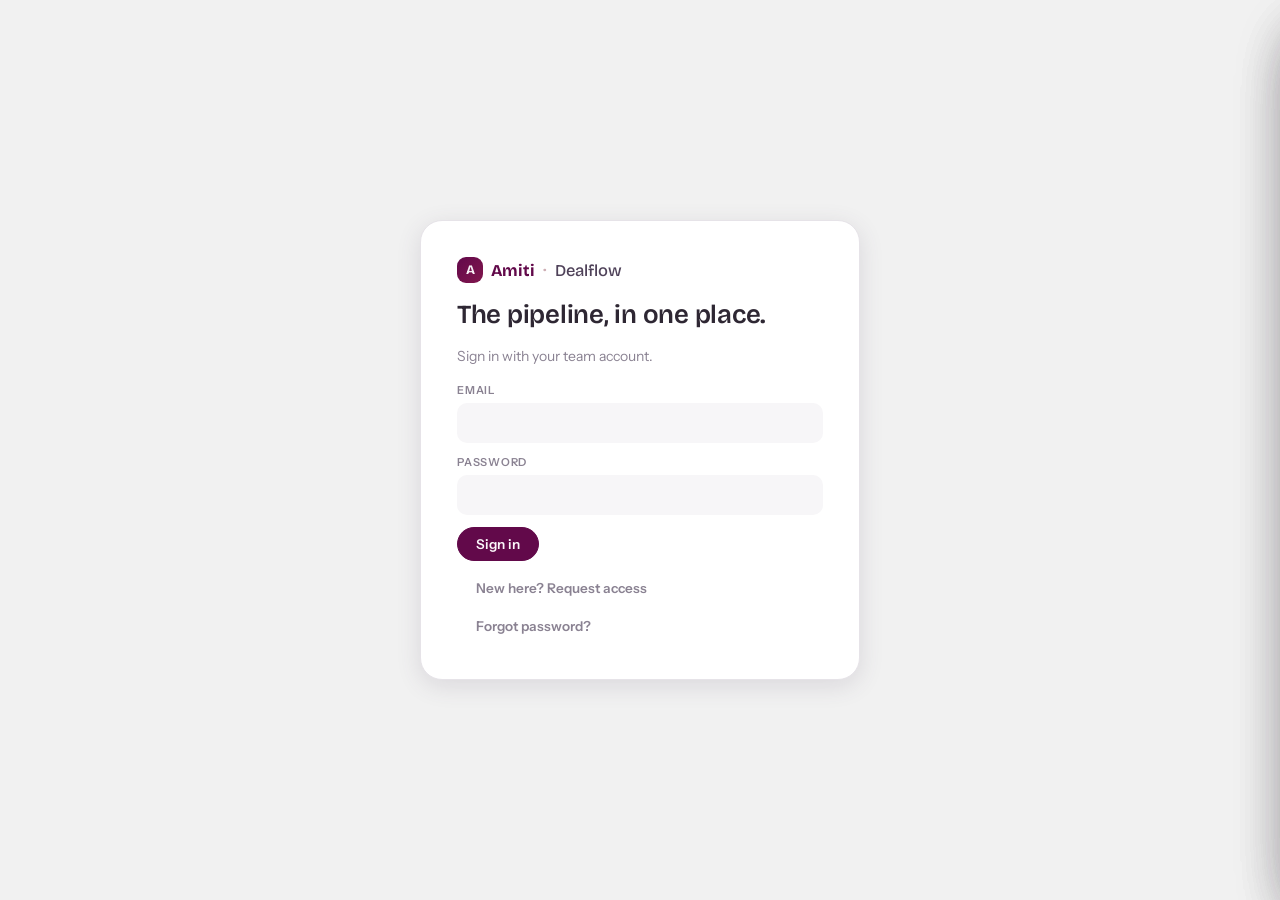
<file: index.html>
<!DOCTYPE html>
<html lang="en">
<head>
  <meta charset="UTF-8">
  <meta name="viewport" content="width=device-width, initial-scale=1.0">
  <meta name="robots" content="noindex">
  <title>Dealflow</title>
  <link rel="icon" href="data:image/svg+xml,<svg xmlns='http://www.w3.org/2000/svg' viewBox='0 0 100 100'><rect width='100' height='100' rx='26' fill='%2362094A'/><rect x='22' y='24' width='10' height='52' rx='5' fill='%23CEAEB4'/><rect x='45' y='24' width='33' height='9' rx='4.5' fill='%23F1F1F1'/><rect x='45' y='45' width='33' height='9' rx='4.5' fill='%23F1F1F1'/><rect x='45' y='66' width='23' height='9' rx='4.5' fill='%23F1F1F1'/></svg>">
  <link rel="preconnect" href="https://fonts.googleapis.com">
  <link rel="preconnect" href="https://fonts.gstatic.com" crossorigin>
  <link href="https://fonts.googleapis.com/css2?family=Bricolage+Grotesque:opsz,wght@12..96,500;12..96,600;12..96,700&family=Instrument+Sans:ital,wght@0,400;0,500;0,600;1,400&display=swap" rel="stylesheet">
  <link rel="stylesheet" href="styles.css">
</head>
<body>

  <!-- Sign-in / register (only shown once config.js has real Firebase project values) -->
  <div id="signin-screen" class="screen hidden">
    <div class="signin-card">
      <div class="wordmark"><span class="logomark" aria-hidden="true">A</span><span class="firm-name">Firm</span><span class="wordmark-sep">·</span>Dealflow</div>
      <h1 id="signin-title">The pipeline, in one place.</h1>
      <p id="signin-sub">Sign in with your team account.</p>
      <form id="signin-form">
        <label>Email <input id="signin-email" type="email" autocomplete="username" required></label>
        <label>Password <input id="signin-password" type="password" autocomplete="current-password" required></label>
        <button id="signin-submit" type="submit" class="btn primary">Sign in</button>
      </form>
      <div class="signin-links">
        <button id="mode-btn" class="btn quiet" type="button">New here? Request access</button>
        <button id="forgot-btn" class="btn quiet" type="button">Forgot password?</button>
      </div>
      <p id="signin-error" class="hint error hidden"></p>
    </div>
  </div>

  <!-- Signed in, waiting for an admin to approve -->
  <div id="pending-screen" class="screen hidden">
    <div class="signin-card">
      <div class="wordmark"><span class="logomark" aria-hidden="true">A</span><span class="firm-name">Firm</span><span class="wordmark-sep">·</span>Dealflow</div>
      <h1>Request sent.</h1>
      <p>Your account <strong id="pending-email"></strong> is waiting for approval.
         An admin on your team can let you in from their Admin panel — check back
         after they've approved you.</p>
      <button id="pending-signout" class="btn ghost" type="button">Sign out</button>
    </div>
  </div>

  <!-- Main app -->
  <div id="app" class="hidden">
    <div id="local-banner" class="hidden">
      Working locally — data is saved in this browser only, nothing is shared
      with teammates yet. See <span class="mono">SETUP.md</span> when you're ready to connect the team's shared database.
    </div>

    <header class="topbar">
      <!-- <div class="wordmark"><span class="logomark" aria-hidden="true">A</span><span class="firm-name">Firm</span><span class="wordmark-sep">·</span>Dealflow</div> -->
      <div class="wordmark">Amiti<span class="wordmark-sep">·</span>Dealflow</div>

      <input id="search" type="search" placeholder="Search companies, founders, notes…" autocomplete="off">
      <button id="new-deal-btn" class="btn primary" type="button">+ New deal</button>
      <div id="user-chip" class="hidden">
        <button id="admin-btn" class="btn quiet hidden" type="button">Admin</button>
        <span id="user-name" class="mono"></span>
        <button id="signout-btn" class="btn quiet">Sign out</button>
      </div>
    </header>

    <div class="toolbar">
      <div id="status-chips"></div>
      <div class="toolbar-right">
        <div class="view-toggle" role="tablist">
          <button data-view="active" class="on">Active</button>
          <button data-view="mine">My items</button>
          <button data-view="archived">Archive</button>
        </div>
        <button id="activity-btn" class="btn quiet hidden" type="button">Activity</button>
        <button id="export-btn" class="btn quiet" type="button">Export PDF</button>
        <button id="refresh-btn" class="btn quiet" title="Reload deals">Refresh</button>
      </div>
    </div>

    <main>
      <div id="cards"></div>
      <p id="empty-state" class="hidden"></p>
    </main>
  </div>

  <!-- Deal drawer: view and edit a deal without leaving the board -->
  <div id="deal-overlay" class="drawer-overlay">
    <aside class="drawer" role="dialog" aria-modal="true" aria-label="Deal details">
      <div class="drawer-head">
        <div class="drawer-head-top">
          <p id="panel-id" class="mono eyebrow"></p>
          <button id="deal-close" class="icon-btn" type="button" title="Close (Esc)" aria-label="Close">
            <svg viewBox="0 0 16 16" fill="none" stroke="currentColor" stroke-width="1.8" stroke-linecap="round"><path d="M4 4l8 8M12 4l-8 8"/></svg>
          </button>
        </div>
        <input id="f-company" class="title-input" type="text" placeholder="Company name" autocomplete="off" aria-label="Company">
        <div class="select-pill" id="status-pill">
          <select id="f-status" aria-label="Status"></select>
        </div>
      </div>

      <div class="drawer-body">
        <label>One-liner <input id="f-oneliner" type="text" placeholder="What they do, in a sentence" autocomplete="off"></label>
        <label>Founders <input id="f-founders" type="text" placeholder="Names, roles" autocomplete="off"></label>

        <div class="field-row">
          <label>Sector <input id="f-sector" type="text" placeholder="—" autocomplete="off"></label>
          <label>Source <input id="f-source" type="text" placeholder="How it reached us" autocomplete="off"></label>
        </div>
        <label>Owner <input id="f-owner" type="text" autocomplete="off"></label>

        <label>Notes <textarea id="f-notes" rows="5" placeholder="What we know so far"></textarea></label>
        <label>Open questions <textarea id="f-questions" rows="3" placeholder="What we still need to find out"></textarea></label>

        <div class="ai-sec">
          <h3>Action items</h3>
          <div id="ai-list"></div>
          <input id="ai-new" type="text" placeholder="+ Add action item — press Enter" autocomplete="off">
        </div>
      </div>

      <div class="drawer-foot">
        <div class="drawer-foot-left">
          <button id="archive-btn" class="btn ghost hidden" type="button">Archive</button>
          <button id="delete-btn" class="btn ghost danger-ghost hidden" type="button">Delete</button>
        </div>
        <button id="save-btn" class="btn primary" type="button">Save</button>
      </div>
    </aside>
  </div>

  <!-- Admin drawer: approve access requests, manage the team -->
  <div id="admin-overlay" class="drawer-overlay">
    <aside class="drawer" role="dialog" aria-modal="true" aria-label="Team access">
      <div class="drawer-head">
        <div class="drawer-head-top">
          <p class="mono eyebrow">Admin</p>
          <button id="admin-close" class="icon-btn" type="button" title="Close (Esc)" aria-label="Close">
            <svg viewBox="0 0 16 16" fill="none" stroke="currentColor" stroke-width="1.8" stroke-linecap="round"><path d="M4 4l8 8M12 4l-8 8"/></svg>
          </button>
        </div>
        <h2 class="drawer-title">Team access</h2>
      </div>
      <div class="drawer-body">
        <section class="admin-sec">
          <h3>Waiting for approval</h3>
          <div id="req-list"></div>
        </section>
        <section class="admin-sec">
          <h3>Team</h3>
          <div id="user-list"></div>
        </section>
      </div>
    </aside>
  </div>

  <!-- Activity drawer: recent changes from the whole team -->
  <div id="activity-overlay" class="drawer-overlay">
    <aside class="drawer" role="dialog" aria-modal="true" aria-label="Recent activity">
      <div class="drawer-head">
        <div class="drawer-head-top">
          <p class="mono eyebrow">Last 50 changes</p>
          <button id="activity-close" class="icon-btn" type="button" title="Close (Esc)" aria-label="Close">
            <svg viewBox="0 0 16 16" fill="none" stroke="currentColor" stroke-width="1.8" stroke-linecap="round"><path d="M4 4l8 8M12 4l-8 8"/></svg>
          </button>
        </div>
        <h2 class="drawer-title">Activity</h2>
      </div>
      <div class="drawer-body">
        <div id="activity-list"></div>
      </div>
    </aside>
  </div>

  <!-- Confirmation dialog (archive / delete / discard) -->
  <div id="confirm-box" class="confirm-overlay">
    <div class="confirm-card" role="alertdialog" aria-modal="true" aria-labelledby="confirm-title">
      <h3 id="confirm-title"></h3>
      <p id="confirm-msg"></p>
      <div class="confirm-actions">
        <button id="confirm-cancel" class="btn ghost" type="button">Cancel</button>
        <button id="confirm-ok" class="btn primary" type="button"></button>
      </div>
    </div>
  </div>

  <div id="toast" class="hidden" role="status"></div>
  <div id="loading" class="hidden"><span class="spinner"></span><span id="loading-label">Loading…</span></div>

  <script src="config.js"></script>
  <script src="vendor/firebase-app-compat.js"></script>
  <script src="vendor/firebase-auth-compat.js"></script>
  <script src="vendor/firebase-firestore-compat.js"></script>
  <script src="auth.js"></script>
  <script src="store.js"></script>
  <script src="common.js"></script>
  <script src="board.js"></script>
</body>
</html>
</file>
<file: styles.css>
/* Dealflow — Amiti.
   Platinum canvas, white surfaces, soft rounded geometry. The deep plum
   trio (#62094A / #81164D / #4F4259) appears only in small, deliberate
   doses: the wordmark, the primary button, active states, focus rings.
   Status colors on cards stay config-driven. */

:root {
  --bg: #F1F1F1;            /* platinum */
  --surface: #FFFFFF;
  --surface-2: #F7F6F8;      /* whisper of grape in the gray */
  --ink: #2E2733;            /* near-black grape */
  --ink-2: #4F4259;          /* vintage grape */
  --ink-3: #8A8292;          /* soft grape-gray, secondary text */
  --line: #E6E3E8;
  --line-2: #D6D1DA;
  --rose: #CEAEB4;           /* cotton rose */
  --rose-soft: #F4ECee;      /* rose-tinted hover wash */
  --violet: #62094A;         /* crimson violet — primary actions */
  --berry: #81164D;          /* dark raspberry — hover / emphasis */
  --danger: #B0413E;
  --shadow-s: 0 1px 2px rgba(79, 66, 89, 0.05), 0 2px 8px rgba(79, 66, 89, 0.05);
  --shadow-m: 0 6px 24px rgba(79, 66, 89, 0.14);
  --shadow-l: 0 24px 64px rgba(46, 39, 51, 0.30);
  --r-s: 10px;
  --r-m: 16px;
  --r-l: 22px;
  --display: "Bricolage Grotesque", "Avenir Next", "Segoe UI", sans-serif;
  --sans: "Instrument Sans", -apple-system, BlinkMacSystemFont, "Segoe UI", sans-serif;
  --mono: ui-monospace, "SF Mono", "Cascadia Code", Consolas, Menlo, monospace;
}

* { box-sizing: border-box; margin: 0; padding: 0; }

html, body { height: 100%; }

body {
  background: var(--bg);
  color: var(--ink);
  font-family: var(--sans);
  font-size: 15px;
  line-height: 1.45;
  -webkit-font-smoothing: antialiased;
}

.hidden { display: none !important; }
.invisible { visibility: hidden !important; }
.no-scroll { overflow: hidden; }
.mono { font-family: var(--mono); font-size: 12px; letter-spacing: 0.01em; }
.hint { color: var(--ink-3); font-size: 12.5px; }
.hint.error { color: var(--danger); }

button, input, select, textarea { font-family: var(--sans); }

button:focus-visible, input:focus-visible, select:focus-visible,
textarea:focus-visible, [tabindex]:focus-visible, a:focus-visible {
  outline: 2px solid var(--berry);
  outline-offset: 2px;
}

/* ---- Buttons ---- */

.btn {
  display: inline-flex;
  align-items: center;
  justify-content: center;
  gap: 6px;
  font: 600 13.5px var(--sans);
  color: var(--ink-2);
  background: var(--surface);
  border: 1px solid var(--line-2);
  border-radius: 999px;
  padding: 8px 18px;
  cursor: pointer;
  white-space: nowrap;
  text-decoration: none;
  transition: background 0.15s ease, border-color 0.15s ease, color 0.15s ease;
}
.btn:hover { border-color: var(--ink-3); }
.btn.primary { background: var(--violet); border-color: var(--violet); color: #FBF7FA; }
.btn.primary:hover { background: var(--berry); border-color: var(--berry); }
.btn.ghost { background: transparent; }
.btn.ghost:hover { background: var(--surface); }
.btn.quiet { background: transparent; border-color: transparent; color: var(--ink-3); }
.btn.quiet:hover { color: var(--ink-2); background: var(--rose-soft); }
.btn.danger { background: var(--danger); border-color: var(--danger); color: #fff; }
.btn.danger:hover { background: #9A3532; border-color: #9A3532; }
.btn.danger-ghost { color: var(--danger); }
.btn.danger-ghost:hover { border-color: var(--danger); background: #FBF1F1; }

.btn.small { padding: 5px 13px; font-size: 12.5px; }

.icon-btn {
  display: inline-flex;
  align-items: center;
  justify-content: center;
  width: 30px;
  height: 30px;
  border: none;
  border-radius: var(--r-s);
  background: transparent;
  color: var(--ink-3);
  cursor: pointer;
  transition: background 0.15s ease, color 0.15s ease;
}
.icon-btn:hover { background: var(--rose-soft); color: var(--ink-2); }
.icon-btn.danger:hover { background: #FBF1F1; color: var(--danger); }
.icon-btn svg { width: 16px; height: 16px; }

/* ---- Wordmark ---- */

.wordmark {
  display: flex;
  align-items: center;
  gap: 8px;
  font: 500 16.5px var(--display);
  color: var(--ink-2);
  white-space: nowrap;
}
.wordmark .firm-name { font-weight: 700; color: var(--violet); }
.wordmark-sep { color: var(--rose); font-weight: 600; }

.logomark {
  display: inline-flex;
  align-items: center;
  justify-content: center;
  width: 26px;
  height: 26px;
  border-radius: 9px;
  background: linear-gradient(135deg, var(--violet), var(--berry));
  color: #F6EEF3;
  font: 700 13px var(--display);
  flex: none;
}

/* ---- Header & toolbar ---- */

.topbar {
  position: sticky;
  top: 0;
  z-index: 10;
  display: flex;
  align-items: center;
  gap: 18px;
  padding: 13px 28px;
  background: var(--surface);
  border-bottom: 1px solid var(--line);
}

#search {
  flex: 1;
  max-width: 440px;
  font: 14px var(--sans);
  color: var(--ink);
  background: var(--bg);
  border: 1px solid transparent;
  border-radius: 999px;
  padding: 9px 18px;
  transition: background 0.15s ease, border-color 0.15s ease, box-shadow 0.15s ease;
}
#search::placeholder { color: var(--ink-3); }
#search:focus {
  outline: none;
  background: var(--surface);
  border-color: var(--rose);
  box-shadow: 0 0 0 3px rgba(206, 174, 180, 0.25);
}

#user-chip { margin-left: auto; display: flex; align-items: center; gap: 8px; color: var(--ink-3); }

.toolbar {
  display: flex;
  align-items: center;
  justify-content: space-between;
  gap: 16px;
  flex-wrap: wrap;
  padding: 18px 28px 0;
}

#status-chips { display: flex; flex-wrap: wrap; gap: 8px; }

.chip {
  display: inline-flex;
  align-items: center;
  gap: 7px;
  font: 500 13px var(--sans);
  color: var(--ink-3);
  background: var(--surface);
  border: 1px solid var(--line);
  border-radius: 999px;
  padding: 6px 13px;
  cursor: pointer;
  transition: color 0.15s ease, border-color 0.15s ease, background 0.15s ease;
}
.chip:hover { color: var(--ink-2); border-color: var(--line-2); box-shadow: var(--shadow-s); }
.chip.on {
  color: var(--berry);
  border-color: color-mix(in srgb, var(--berry) 40%, transparent);
  background: color-mix(in srgb, var(--berry) 6%, white);
}
.chip .dot { width: 8px; height: 8px; border-radius: 50%; }
.chip-count { font-family: var(--mono); font-size: 11px; opacity: 0.75; }

.toolbar-right { display: flex; align-items: center; gap: 10px; }

.view-toggle {
  display: inline-flex;
  background: #E6E2E9;
  border-radius: 999px;
  padding: 3px;
}
.view-toggle button {
  font: 600 13px var(--sans);
  color: var(--ink-3);
  background: transparent;
  border: none;
  border-radius: 999px;
  padding: 5px 15px;
  cursor: pointer;
  transition: color 0.15s ease, background 0.15s ease;
}
.view-toggle button.on { background: var(--surface); color: var(--ink-2); box-shadow: var(--shadow-s); }

/* ---- Card grid ---- */

main { padding: 20px 28px 56px; }

#cards {
  display: grid;
  grid-template-columns: repeat(auto-fill, minmax(300px, 1fr));
  gap: 16px;
  align-items: start; /* cards keep their natural height */
}

.card {
  --spine: var(--line-2);
  position: relative;
  background: var(--surface);
  border: 1px solid var(--line);
  border-left: 5px solid var(--spine);
  border-radius: var(--r-m);
  padding: 18px 18px 12px;
  display: flex;
  flex-direction: column;
  gap: 7px;
  cursor: pointer;
  box-shadow: var(--shadow-s);
  transition: transform 0.15s ease, box-shadow 0.15s ease, border-color 0.15s ease;
}
.card:hover {
  transform: translateY(-2px);
  box-shadow: var(--shadow-m);
  border-color: var(--line-2);
  border-left-color: var(--spine);
}
.card.archived { opacity: 0.68; }
.card.archived:hover { opacity: 1; }

.card-top { display: flex; align-items: baseline; justify-content: space-between; gap: 10px; }

.card-company {
  font: 600 18.5px/1.25 var(--display);
  letter-spacing: -0.01em;
}

.pill {
  --pc: var(--ink-3);
  font: 600 11px var(--sans);
  letter-spacing: 0.03em;
  color: var(--pc);
  border: 1px solid color-mix(in srgb, var(--pc) 40%, transparent);
  background: color-mix(in srgb, var(--pc) 8%, white);
  border-radius: 999px;
  padding: 3px 10px;
  white-space: nowrap;
}
button.pill { cursor: pointer; transition: background 0.15s ease; }
button.pill:hover { background: color-mix(in srgb, var(--pc) 16%, white); }

.pill-wrap { position: relative; flex: none; }

.status-menu {
  position: absolute;
  right: 0;
  top: calc(100% + 8px);
  min-width: 160px;
  padding: 6px;
  background: var(--surface);
  border: 1px solid var(--line);
  border-radius: 14px;
  box-shadow: var(--shadow-m);
  display: flex;
  flex-direction: column;
  z-index: 20;
}
.status-menu button {
  display: flex;
  align-items: center;
  gap: 9px;
  font: 500 13px var(--sans);
  color: var(--ink-2);
  background: none;
  border: none;
  border-radius: 9px;
  padding: 7px 11px;
  cursor: pointer;
  text-align: left;
}
.status-menu button:hover { background: var(--surface-2); }
.status-menu button.on { font-weight: 700; color: var(--ink); }
.status-menu .dot { width: 8px; height: 8px; border-radius: 50%; flex: none; }

.card-oneliner {
  color: var(--ink-2);
  font-size: 14px;
  display: -webkit-box;
  -webkit-line-clamp: 2;
  -webkit-box-orient: vertical;
  overflow: hidden;
}

.card-founders { color: var(--ink-3); font-size: 13px; }

.card-meta {
  display: flex;
  justify-content: space-between;
  align-items: center;
  gap: 10px;
  color: var(--ink-3);
  border-top: 1px solid var(--line);
  padding-top: 6px;
  margin-top: auto;
  min-height: 38px;
}

.card-meta-left { display: flex; align-items: center; gap: 8px; min-width: 0; }

.stale-tag {
  font: 600 10.5px var(--sans);
  letter-spacing: 0.03em;
  color: #A0752F;
  background: rgba(176, 138, 69, 0.13);
  border-radius: 999px;
  padding: 2px 8px;
  white-space: nowrap;
}

.card-acts { display: flex; gap: 2px; opacity: 0; transition: opacity 0.15s ease; }
.card:hover .card-acts, .card:focus-within .card-acts { opacity: 1; }
@media (hover: none) { .card-acts { opacity: 1; } }

#empty-state {
  margin: 90px auto;
  max-width: 420px;
  text-align: center;
  font: 500 18px var(--display);
  color: var(--ink-3);
}

/* ---- Action items on a card ---- */

.card-actions {
  border-top: 1px solid var(--line);
  margin-top: 4px;
  padding-top: 9px;
  display: flex;
  flex-direction: column;
  gap: 4px;
}

.ai-row {
  display: flex;
  align-items: flex-start;
  gap: 9px;
  font-size: 13.5px;
  color: var(--ink-2);
  cursor: pointer;
  padding: 2px 0;
}
.ai-row input[type="checkbox"] {
  appearance: none;
  -webkit-appearance: none;
  width: 17px;
  height: 17px;
  margin-top: 1px;
  flex: none;
  border: 1.5px solid var(--line-2);
  border-radius: 6px;
  background: var(--surface);
  cursor: pointer;
  transition: background 0.15s ease, border-color 0.15s ease;
}
.ai-row input[type="checkbox"]:hover { border-color: var(--rose); }
.ai-row input[type="checkbox"]:checked {
  background: var(--berry) url("data:image/svg+xml,%3Csvg xmlns='http://www.w3.org/2000/svg' viewBox='0 0 12 12'%3E%3Cpath d='M2.6 6.4l2.3 2.3 4.5-5' fill='none' stroke='white' stroke-width='1.8' stroke-linecap='round' stroke-linejoin='round'/%3E%3C/svg%3E") center/11px no-repeat;
  border-color: var(--berry);
}
.ai-row .ai-text { min-width: 0; flex: 1; }
.ai-who {
  font: 600 11px var(--sans);
  color: var(--berry);
  background: color-mix(in srgb, var(--berry) 7%, white);
  border-radius: 999px;
  padding: 1px 8px;
  flex: none;
  align-self: center;
}
.ai-row.done .ai-text {
  color: var(--ink-3);
  text-decoration: line-through;
  text-decoration-color: var(--rose);
  text-decoration-thickness: 1.5px;
}

.ai-add {
  font: 13.5px var(--sans);
  color: var(--ink);
  background: transparent;
  border: none;
  border-radius: var(--r-s);
  padding: 6px 9px;
  margin: 0 -9px;
  transition: background 0.15s ease, box-shadow 0.15s ease;
}
.ai-add::placeholder { color: var(--ink-3); opacity: 0.85; }
.ai-add:hover { background: var(--surface-2); }
.ai-add:focus {
  outline: none;
  background: var(--surface);
  box-shadow: inset 0 0 0 1.5px var(--rose);
}

/* ---- Local-mode banner ---- */

#local-banner {
  background: var(--ink-2);
  color: #EFEAF2;
  font-size: 13px;
  text-align: center;
  padding: 8px 16px;
}
#local-banner .mono { color: #fff; }

/* ---- Sign-in screen ---- */

.screen {
  min-height: 100vh;
  display: flex;
  align-items: center;
  justify-content: center;
  padding: 24px;
}

.signin-card {
  background: var(--surface);
  border: 1px solid var(--line);
  border-radius: var(--r-l);
  box-shadow: var(--shadow-m);
  max-width: 440px;
  padding: 36px;
  display: flex;
  flex-direction: column;
  gap: 16px;
}
.signin-card h1 { font: 600 26px/1.2 var(--display); letter-spacing: -0.01em; }
.signin-card p { color: var(--ink-3); font-size: 14px; }
.signin-card .btn { align-self: flex-start; }

.signin-card form { display: flex; flex-direction: column; gap: 12px; }
.signin-links { display: flex; flex-wrap: wrap; gap: 4px 8px; margin-top: -6px; }
.signin-card label {
  display: flex;
  flex-direction: column;
  gap: 6px;
  font: 600 11px var(--sans);
  letter-spacing: 0.07em;
  text-transform: uppercase;
  color: var(--ink-3);
}
.signin-card input {
  font: 14.5px var(--sans);
  color: var(--ink);
  background: var(--surface-2);
  border: 1px solid transparent;
  border-radius: var(--r-s);
  padding: 10px 12px;
  width: 100%;
  transition: border-color 0.15s ease, box-shadow 0.15s ease, background 0.15s ease;
}
.signin-card input:focus {
  outline: none;
  background: var(--surface);
  border-color: var(--rose);
  box-shadow: 0 0 0 3px rgba(206, 174, 180, 0.25);
}

/* ---- Deal drawer ---- */

.drawer-overlay {
  position: fixed;
  inset: 0;
  z-index: 30;
  background: rgba(46, 39, 51, 0);
  pointer-events: none;
  transition: background 0.28s ease;
}
.drawer-overlay.open {
  background: rgba(46, 39, 51, 0.40);
  pointer-events: auto;
}

.drawer {
  position: absolute;
  top: 12px;
  right: 12px;
  bottom: 12px;
  width: min(500px, calc(100vw - 24px));
  background: var(--surface);
  border-radius: var(--r-l);
  box-shadow: var(--shadow-l);
  display: flex;
  flex-direction: column;
  transform: translateX(calc(100% + 32px));
  transition: transform 0.32s cubic-bezier(0.22, 0.9, 0.26, 1);
}
.drawer-overlay.open .drawer { transform: none; }

.drawer-head {
  padding: 20px 26px 18px;
  border-bottom: 1px solid var(--line);
  display: flex;
  flex-direction: column;
  gap: 6px;
}
.drawer-head-top {
  display: flex;
  align-items: center;
  justify-content: space-between;
  gap: 12px;
  min-height: 30px;
}
.eyebrow { color: var(--ink-3); letter-spacing: 0.04em; }

.title-input {
  font: 600 26px/1.2 var(--display);
  letter-spacing: -0.01em;
  color: var(--ink);
  background: transparent;
  border: none;
  border-radius: var(--r-s);
  padding: 4px 9px;
  margin: 0 -9px;
  width: calc(100% + 18px);
  transition: background 0.15s ease, box-shadow 0.15s ease;
}
.title-input::placeholder { color: var(--line-2); }
.title-input:hover { background: var(--surface-2); }
.title-input:focus {
  outline: none;
  background: var(--surface-2);
  box-shadow: inset 0 0 0 1.5px var(--rose);
}

.select-pill { position: relative; align-self: flex-start; color: var(--pc, var(--ink-3)); }
.select-pill select {
  appearance: none;
  -webkit-appearance: none;
  font: 600 12.5px var(--sans);
  letter-spacing: 0.02em;
  color: var(--pc, var(--ink-3));
  background: color-mix(in srgb, var(--pc, var(--ink-3)) 8%, white);
  border: 1px solid color-mix(in srgb, var(--pc, var(--ink-3)) 40%, transparent);
  border-radius: 999px;
  padding: 6px 32px 6px 14px;
  cursor: pointer;
}
.select-pill::after {
  content: "";
  position: absolute;
  right: 14px;
  top: calc(50% - 5px);
  width: 7px;
  height: 7px;
  border-right: 1.7px solid currentColor;
  border-bottom: 1.7px solid currentColor;
  transform: rotate(45deg);
  pointer-events: none;
}

.drawer-body {
  flex: 1;
  overflow-y: auto;
  padding: 20px 26px 24px;
  display: flex;
  flex-direction: column;
  gap: 16px;
}

.drawer-body label {
  display: flex;
  flex-direction: column;
  gap: 3px;
  font: 600 11px var(--sans);
  letter-spacing: 0.07em;
  text-transform: uppercase;
  color: var(--ink-3);
}

/* Fields read as content until touched: invisible at rest, a soft wash
   on hover, a rose ring while editing. */
.drawer-body input, .drawer-body select, .drawer-body textarea {
  font: 14.5px/1.5 var(--sans);
  color: var(--ink);
  background: transparent;
  border: none;
  border-radius: var(--r-s);
  padding: 7px 10px;
  margin: 0 -10px;
  width: calc(100% + 20px);
  transition: background 0.15s ease, box-shadow 0.15s ease;
}
.drawer-body input::placeholder, .drawer-body textarea::placeholder { color: var(--line-2); }
.drawer-body input:hover, .drawer-body textarea:hover { background: var(--surface-2); }
.drawer-body input:focus, .drawer-body textarea:focus {
  outline: none;
  background: var(--surface-2);
  box-shadow: inset 0 0 0 1.5px var(--rose);
}
.drawer-body textarea { resize: vertical; }

.field-row { display: grid; grid-template-columns: 1fr 1fr; gap: 0 20px; }

/* Action items inside the drawer */
.ai-sec {
  border-top: 1px solid var(--line);
  padding-top: 16px;
  display: flex;
  flex-direction: column;
  gap: 6px;
}
.ai-sec h3 {
  font: 600 11px var(--sans);
  letter-spacing: 0.07em;
  text-transform: uppercase;
  color: var(--ink-3);
  margin-bottom: 2px;
}
#ai-list { display: flex; flex-direction: column; gap: 2px; }
#ai-list .ai-row { align-items: center; gap: 4px; cursor: default; }
#ai-list .ai-row input[type="checkbox"] { margin: 0 5px 0 0; width: 17px; }
.ai-text-input { flex: 1; }
.drawer-body select.ai-assign {
  width: auto;
  margin: 0;
  padding: 4px 8px;
  flex: none;
  font: 600 12px var(--sans);
  color: var(--ink-3);
  cursor: pointer;
  border-radius: 8px;
}
.drawer-body select.ai-assign:hover { background: var(--surface-2); color: var(--ink-2); }
#ai-list .done .ai-text-input {
  color: var(--ink-3);
  text-decoration: line-through;
  text-decoration-color: var(--rose);
  text-decoration-thickness: 1.5px;
}
.ai-del {
  background: none;
  border: none;
  border-radius: 8px;
  color: var(--ink-3);
  font-size: 13px;
  width: 26px;
  height: 26px;
  cursor: pointer;
  flex: none;
  opacity: 0;
  transition: opacity 0.15s ease, background 0.15s ease, color 0.15s ease;
}
#ai-list .ai-row:hover .ai-del, .ai-del:focus-visible { opacity: 1; }
.ai-del:hover { background: #FBF1F1; color: var(--danger); }
#ai-new { margin-top: 4px; }

.drawer-foot {
  display: flex;
  justify-content: space-between;
  align-items: center;
  gap: 12px;
  padding: 14px 26px;
  border-top: 1px solid var(--line);
  background: var(--surface-2);
  border-radius: 0 0 var(--r-l) var(--r-l);
}
.drawer-foot-left { display: flex; gap: 8px; }

/* ---- "My items" view ---- */

#cards.mine-mode {
  display: flex;
  flex-direction: column;
  gap: 14px;
  max-width: 620px;
}

.mine-group {
  background: var(--surface);
  border: 1px solid var(--line);
  border-radius: var(--r-m);
  padding: 14px 18px 12px;
  display: flex;
  flex-direction: column;
  gap: 2px;
  box-shadow: var(--shadow-s);
}
.mine-head {
  display: flex;
  align-items: center;
  justify-content: space-between;
  gap: 10px;
  background: none;
  border: none;
  border-bottom: 1px solid var(--line);
  padding: 0 0 8px;
  margin-bottom: 6px;
  cursor: pointer;
  text-align: left;
}
.mine-company { font: 600 16px var(--display); color: var(--ink); }
.mine-head:hover .mine-company { color: var(--berry); }

/* ---- Activity feed ---- */

.act-row { padding: 10px 0; border-bottom: 1px solid var(--line); }
.act-row:last-child { border-bottom: none; }
.act-main { font-size: 14px; color: var(--ink-2); }
.act-main strong { color: var(--ink); font-weight: 600; }
.act-sub { font-size: 12.5px; color: var(--ink-3); margin-top: 2px; overflow-wrap: anywhere; }

/* ---- Admin drawer ---- */

.drawer-title {
  font: 600 24px/1.2 var(--display);
  letter-spacing: -0.01em;
  padding: 4px 0;
}

.admin-sec { display: flex; flex-direction: column; gap: 4px; }
.admin-sec + .admin-sec { border-top: 1px solid var(--line); padding-top: 18px; }
.admin-sec h3 {
  font: 600 11px var(--sans);
  letter-spacing: 0.07em;
  text-transform: uppercase;
  color: var(--ink-3);
  margin-bottom: 6px;
}

.admin-row {
  display: flex;
  align-items: center;
  justify-content: space-between;
  gap: 12px;
  padding: 9px 0;
  border-bottom: 1px solid var(--line);
}
.admin-row:last-child { border-bottom: none; }
.admin-info { display: flex; flex-direction: column; gap: 1px; min-width: 0; }
.admin-email { font-size: 14px; color: var(--ink); overflow-wrap: anywhere; }
.admin-sub { color: var(--ink-3); }
.admin-acts { display: flex; gap: 8px; flex: none; }
.admin-empty { color: var(--ink-3); font-size: 13.5px; padding: 4px 0; }

/* ---- Confirmation dialog ---- */

.confirm-overlay {
  position: fixed;
  inset: 0;
  z-index: 60;
  display: flex;
  align-items: center;
  justify-content: center;
  padding: 20px;
  background: rgba(46, 39, 51, 0.45);
  opacity: 0;
  pointer-events: none;
  transition: opacity 0.18s ease;
}
.confirm-overlay.open { opacity: 1; pointer-events: auto; }

.confirm-card {
  background: var(--surface);
  border-radius: var(--r-l);
  box-shadow: var(--shadow-l);
  max-width: 400px;
  width: 100%;
  padding: 26px 26px 22px;
  transform: scale(0.96) translateY(8px);
  transition: transform 0.18s ease;
}
.confirm-overlay.open .confirm-card { transform: none; }
.confirm-card h3 { font: 600 19px/1.25 var(--display); letter-spacing: -0.01em; }
.confirm-card p { color: var(--ink-3); font-size: 14px; margin-top: 8px; }
.confirm-actions { display: flex; justify-content: flex-end; gap: 10px; margin-top: 22px; }

/* ---- Toast & loading ---- */

#toast {
  position: fixed;
  bottom: 24px;
  left: 50%;
  transform: translateX(-50%);
  background: var(--ink-2);
  color: #F5F1F7;
  font-size: 14px;
  border-radius: 14px;
  padding: 11px 20px;
  max-width: min(560px, calc(100vw - 48px));
  z-index: 70;
  box-shadow: var(--shadow-m);
}
#toast.error { background: var(--danger); }

#loading {
  position: fixed;
  top: 16px;
  left: 50%;
  transform: translateX(-50%);
  display: flex;
  align-items: center;
  gap: 10px;
  background: var(--surface);
  border: 1px solid var(--line);
  border-radius: 999px;
  padding: 8px 18px;
  font-size: 13px;
  color: var(--ink-3);
  z-index: 80;
  box-shadow: var(--shadow-m);
}

.spinner {
  width: 13px;
  height: 13px;
  border: 2px solid var(--line-2);
  border-top-color: var(--berry);
  border-radius: 50%;
  animation: spin 0.8s linear infinite;
}
@keyframes spin { to { transform: rotate(360deg); } }

/* ---- Small screens ---- */

@media (max-width: 720px) {
  .topbar { flex-wrap: wrap; padding: 12px 16px; gap: 12px; }
  #search { order: 3; flex-basis: 100%; max-width: none; }
  .toolbar, main { padding-left: 16px; padding-right: 16px; }
  .field-row { grid-template-columns: 1fr; gap: 16px; }
  .drawer {
    top: 10px;
    right: 0;
    bottom: 0;
    width: 100vw;
    border-radius: var(--r-l) var(--r-l) 0 0;
    transform: translateY(105%);
  }
  .drawer-foot { border-radius: 0; }
  .card-acts { opacity: 1; }
}

@media (prefers-reduced-motion: reduce) {
  * { transition: none !important; animation: none !important; }
}
</file>
